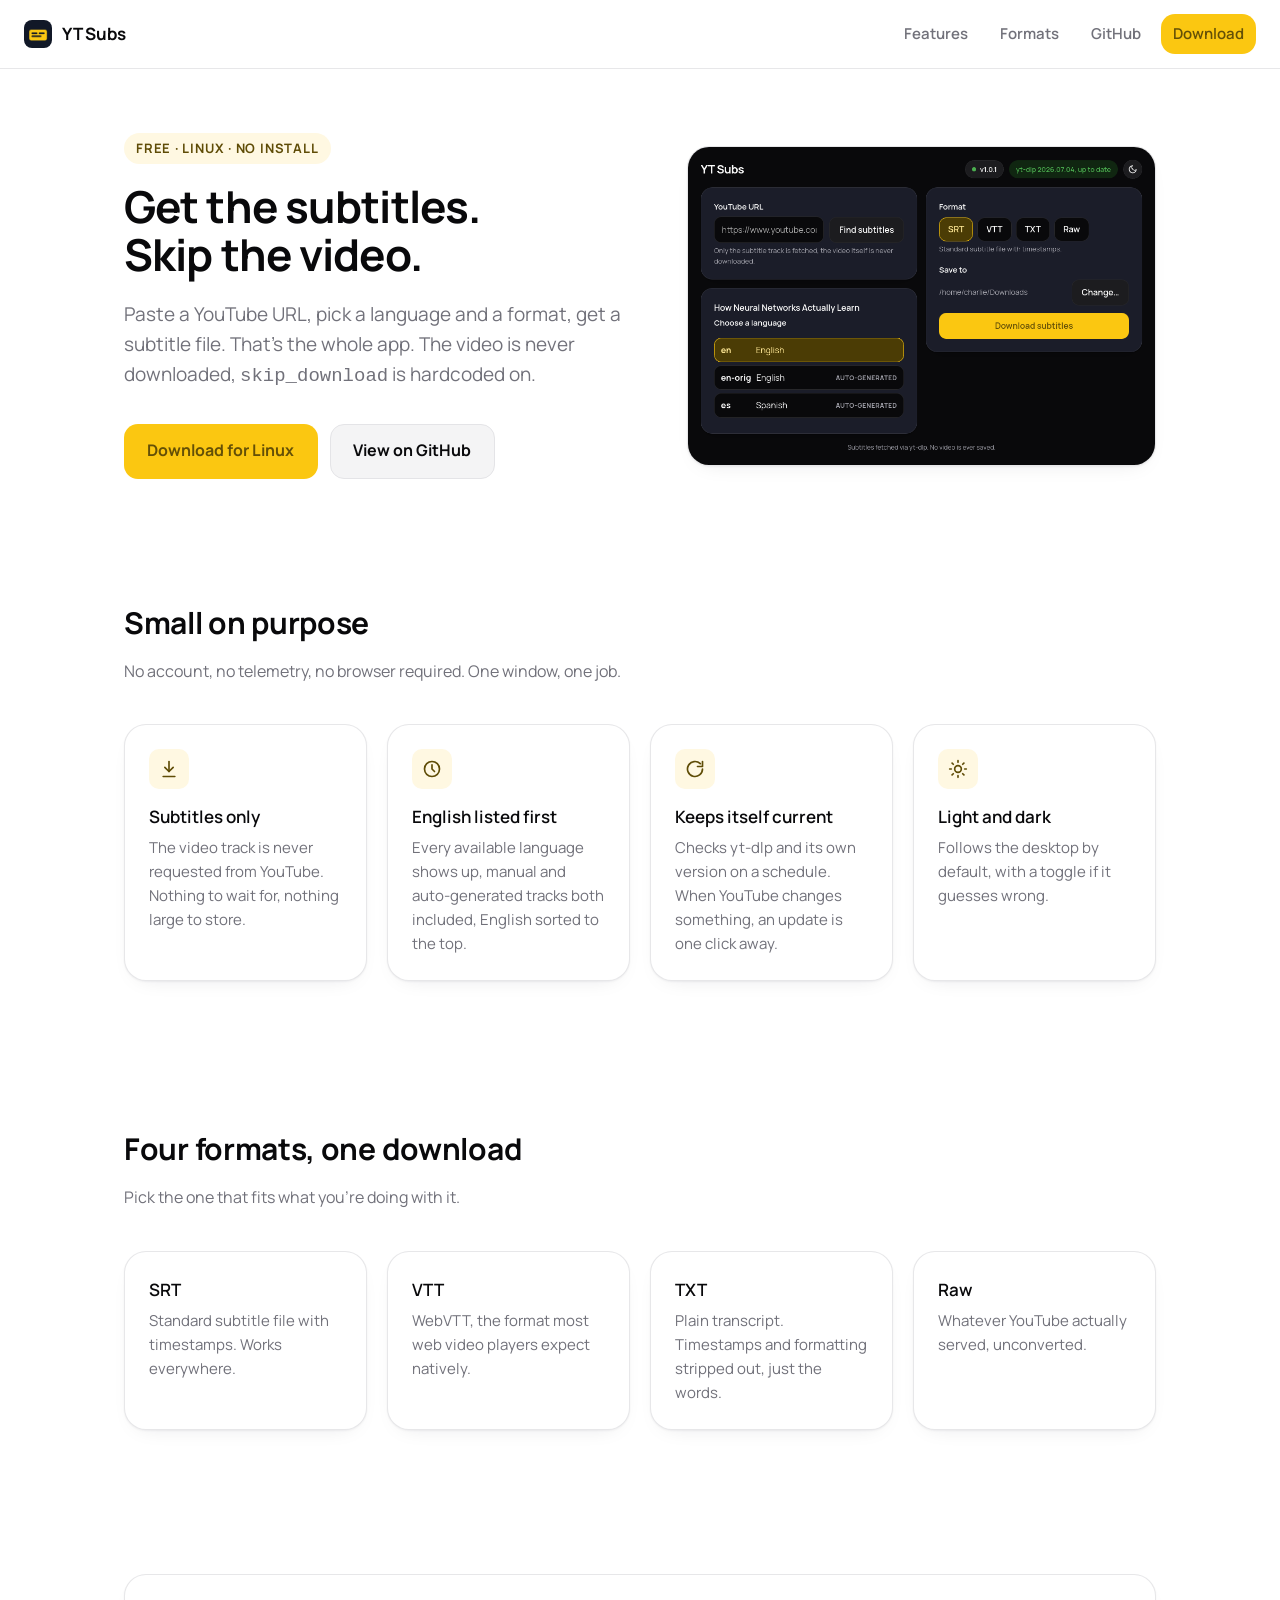
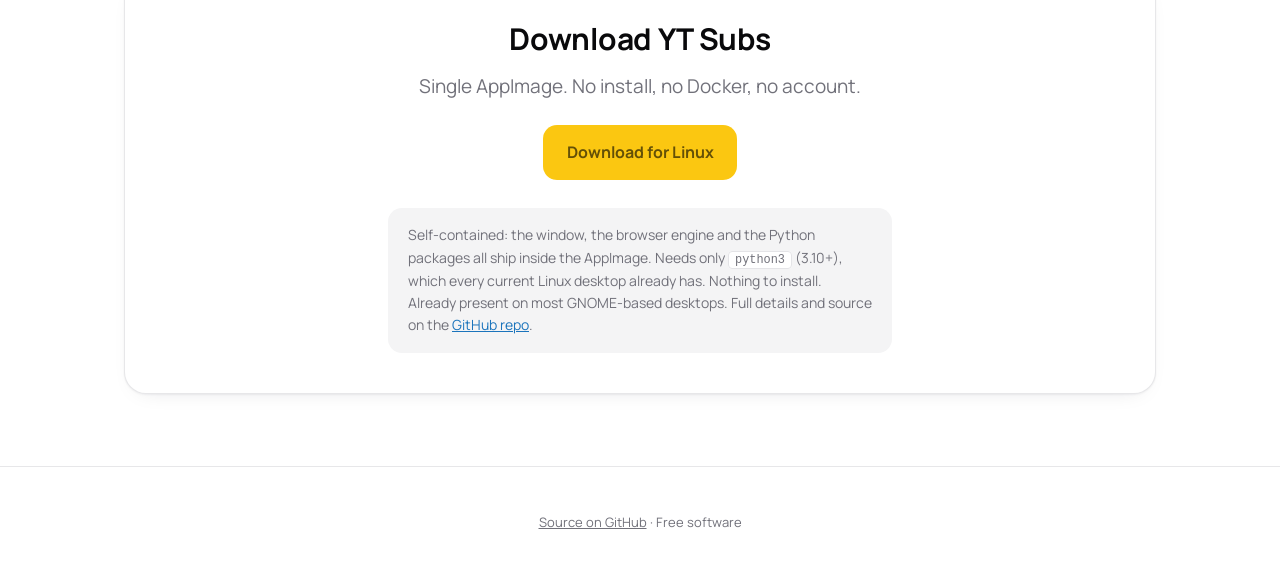
<file: docs/index.html>
<!doctype html>
<html lang="en">
<head>
<meta charset="utf-8" />
<meta name="viewport" content="width=device-width, initial-scale=1" />
<title>YT Subs: download YouTube subtitles, not the video</title>
<meta name="description" content="A tiny Linux desktop app that downloads a YouTube video's subtitles in SRT, VTT, TXT, or Raw format. The video itself is never fetched." />
<link rel="icon" href="images/favicon.png" />
<link rel="stylesheet" href="style.css" />
</head>
<body>

<nav class="site-nav">
  <a class="nav-brand" href="#top">
    <img src="images/favicon.png" alt="" />
    YT Subs
  </a>
  <div class="nav-links">
    <a href="#features" class="nav-label">Features</a>
    <a href="#formats" class="nav-label">Formats</a>
    <a href="https://github.com/lightmorphic/ytsubs" class="nav-label">GitHub</a>
    <a href="#download" class="nav-cta">Download</a>
  </div>
</nav>

<main>

  <section class="hero" id="top">
    <div class="hero-grid">
      <div>
        <span class="eyebrow">Free · Linux · No install</span>
        <h1>Get the subtitles.<br />Skip the video.</h1>
        <p class="lede">
          Paste a YouTube URL, pick a language and a format, get a subtitle
          file. That's the whole app. The video is never downloaded,
          <code>skip_download</code> is hardcoded on.
        </p>
        <div class="cta-row">
          <a class="btn primary" href="https://github.com/lightmorphic/ytsubs/releases/latest/download/ytsubs-x86_64.AppImage">Download for Linux</a>
          <a class="btn secondary" href="https://github.com/lightmorphic/ytsubs">View on GitHub</a>
        </div>
      </div>
      <div class="hero-shot">
        <img src="images/screenshot-dark.png" alt="YT Subs showing a fetched video's language list on the left and format picker with an SRT, VTT, TXT, and Raw choice on the right" width="1760" height="1200" />
      </div>
    </div>
  </section>

  <section id="features">
    <h2>Small on purpose</h2>
    <p class="section-lede">No account, no telemetry, no browser required. One window, one job.</p>
    <div class="feature-grid">
      <div class="feature">
        <div class="icon">
          <svg viewBox="0 0 24 24" fill="none" stroke="currentColor" stroke-width="2" stroke-linecap="round" stroke-linejoin="round"><path d="M12 3v12"/><path d="m7 10 5 5 5-5"/><path d="M5 21h14"/></svg>
        </div>
        <h3>Subtitles only</h3>
        <p>The video track is never requested from YouTube. Nothing to wait for, nothing large to store.</p>
      </div>
      <div class="feature">
        <div class="icon">
          <svg viewBox="0 0 24 24" fill="none" stroke="currentColor" stroke-width="2" stroke-linecap="round" stroke-linejoin="round"><circle cx="12" cy="12" r="9"/><path d="M12 7v5l3 3"/></svg>
        </div>
        <h3>English listed first</h3>
        <p>Every available language shows up, manual and auto-generated tracks both included, English sorted to the top.</p>
      </div>
      <div class="feature">
        <div class="icon">
          <svg viewBox="0 0 24 24" fill="none" stroke="currentColor" stroke-width="2" stroke-linecap="round" stroke-linejoin="round"><path d="M21 12a9 9 0 1 1-2.64-6.36"/><path d="M21 3v6h-6"/></svg>
        </div>
        <h3>Keeps itself current</h3>
        <p>Checks yt-dlp and its own version on a schedule. When YouTube changes something, an update is one click away.</p>
      </div>
      <div class="feature">
        <div class="icon">
          <svg viewBox="0 0 24 24" fill="none" stroke="currentColor" stroke-width="2" stroke-linecap="round" stroke-linejoin="round"><circle cx="12" cy="12" r="4"/><path d="M12 2v2M12 20v2M4.93 4.93l1.41 1.41M17.66 17.66l1.41 1.41M2 12h2M20 12h2M4.93 19.07l1.41-1.41M17.66 6.34l1.41-1.41"/></svg>
        </div>
        <h3>Light and dark</h3>
        <p>Follows the desktop by default, with a toggle if it guesses wrong.</p>
      </div>
    </div>
  </section>

  <section id="formats">
    <h2>Four formats, one download</h2>
    <p class="section-lede">Pick the one that fits what you're doing with it.</p>
    <div class="feature-grid">
      <div class="feature">
        <h3>SRT</h3>
        <p>Standard subtitle file with timestamps. Works everywhere.</p>
      </div>
      <div class="feature">
        <h3>VTT</h3>
        <p>WebVTT, the format most web video players expect natively.</p>
      </div>
      <div class="feature">
        <h3>TXT</h3>
        <p>Plain transcript. Timestamps and formatting stripped out, just the words.</p>
      </div>
      <div class="feature">
        <h3>Raw</h3>
        <p>Whatever YouTube actually served, unconverted.</p>
      </div>
    </div>
  </section>

  <section id="download">
    <div class="download-panel">
      <h2>Download YT Subs</h2>
      <p class="lede" style="margin:0 auto">Single AppImage. No install, no Docker, no account.</p>
      <div class="cta-row" style="justify-content:center; margin-top:24px">
        <a class="btn primary" href="https://github.com/lightmorphic/ytsubs/releases/latest/download/ytsubs-x86_64.AppImage">Download for Linux</a>
      </div>
      <div class="requirements">
        Self-contained: the window, the browser engine and the Python
        packages all ship inside the AppImage. Needs only
        <code>python3</code> (3.10+), which every current Linux desktop
        already has. Nothing to install.
        Already present on most GNOME-based desktops. Full details and
        source on the <a href="https://github.com/lightmorphic/ytsubs">GitHub repo</a>.
      </div>
    </div>
  </section>

</main>

<footer>
  <p><a href="https://github.com/lightmorphic/ytsubs">Source on GitHub</a> · Free software</p>
</footer>

</body>
</html>
</file>
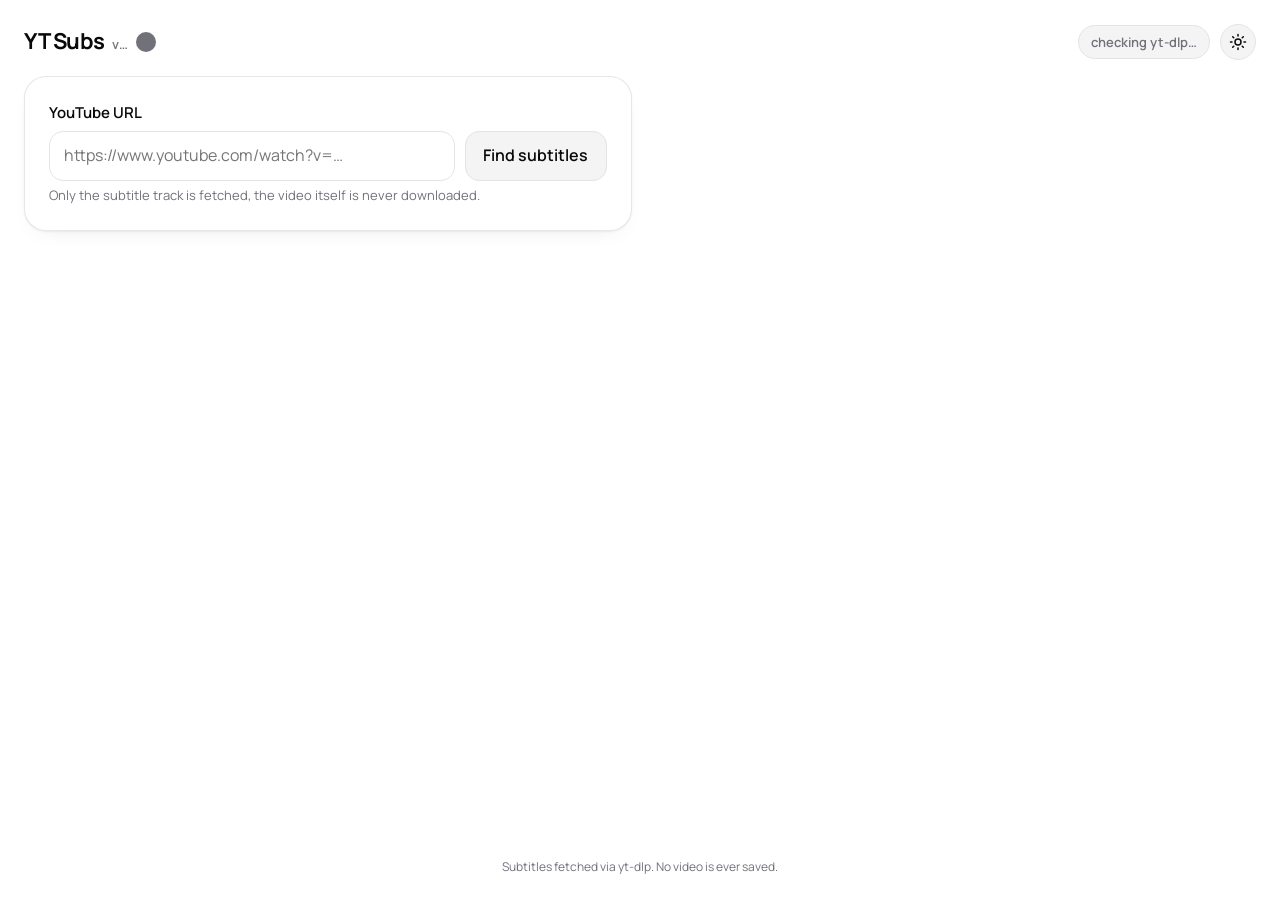
<file: ui/index.html>
<!doctype html>
<html lang="en">
<head>
<meta charset="utf-8" />
<meta name="viewport" content="width=device-width, initial-scale=1" />
<title>YT Subs</title>
<link rel="stylesheet" href="style.css" />
</head>
<body>
  <header>
    <div class="app-title">
      <h1><a id="appLink" class="app-link" href="https://ytsubs.lightmorphic.co.uk" target="_blank" rel="noopener">YT Subs <span id="versionText">v…</span></a></h1>
      <button id="updateDot" class="update-dot" type="button" title="Checking…" aria-label="Update status">
        <svg class="ring" viewBox="0 0 20 20" aria-hidden="true">
          <circle class="ring-track" cx="10" cy="10" r="8"></circle>
          <circle class="ring-progress" cx="10" cy="10" r="8"></circle>
        </svg>
        <svg class="overlay-icon icon-download" viewBox="0 0 24 24" fill="none" stroke="currentColor" stroke-width="3" stroke-linecap="round" stroke-linejoin="round" aria-hidden="true">
          <path d="M12 4v12M6 12l6 6 6-6"></path>
        </svg>
        <svg class="overlay-icon icon-restart" viewBox="0 0 24 24" fill="none" stroke="currentColor" stroke-width="3" stroke-linecap="round" stroke-linejoin="round" aria-hidden="true">
          <path d="M21 12a9 9 0 1 1-2.64-6.36"></path>
          <path d="M21 3v6h-6"></path>
        </svg>
      </button>
    </div>
    <div class="header-right">
      <span id="ytdlpBadge" class="ytdlp-badge">checking yt-dlp…</span>
      <button id="themeToggle" class="theme-toggle" type="button" title="Switch between light and dark" aria-label="Switch between light and dark">
        <svg class="icon-sun" viewBox="0 0 24 24" fill="none" stroke="currentColor" stroke-width="2" stroke-linecap="round" stroke-linejoin="round">
          <circle cx="12" cy="12" r="4"></circle>
          <path d="M12 2v2M12 20v2M4.93 4.93l1.41 1.41M17.66 17.66l1.41 1.41M2 12h2M20 12h2M4.93 19.07l1.41-1.41M17.66 6.34l1.41-1.41"></path>
        </svg>
        <svg class="icon-moon" viewBox="0 0 24 24" fill="none" stroke="currentColor" stroke-width="2" stroke-linecap="round" stroke-linejoin="round">
          <path d="M21 12.79A9 9 0 1 1 11.21 3 7 7 0 0 0 21 12.79z"></path>
        </svg>
      </button>
    </div>
  </header>

  <main class="columns">
    <div class="col">
      <section class="panel">
        <label for="urlInput">YouTube URL</label>
        <div class="row">
          <input id="urlInput" type="text" placeholder="https://www.youtube.com/watch?v=…" autocomplete="off" />
          <button id="fetchBtn" class="secondary" type="button">Find subtitles</button>
        </div>
        <p class="hint">Only the subtitle track is fetched, the video itself is never downloaded.</p>
      </section>

      <section id="resultsPanel" class="panel panel-grow" style="display:none">
        <p id="videoTitle" class="video-title"></p>
        <label>Choose a language</label>
        <div id="langList" class="lang-list"></div>
      </section>
    </div>

    <div class="col">
      <section id="savePanel" class="panel" style="display:none">
        <label>Format</label>
        <div id="formatList" class="format-list">
          <button type="button" class="format-item selected" data-format="srt">SRT</button>
          <button type="button" class="format-item" data-format="vtt">VTT</button>
          <button type="button" class="format-item" data-format="txt">TXT</button>
          <button type="button" class="format-item" data-format="raw">Raw</button>
        </div>
        <p class="hint" id="formatHint">Standard subtitle file with timestamps.</p>

        <label style="margin-top:18px">Save to</label>
        <div class="folder-row">
          <span id="folderPath" class="folder-path"></span>
          <button id="chooseFolderBtn" class="secondary" type="button">Change…</button>
        </div>
        <button id="downloadBtn" class="primary full-width" type="button" disabled style="margin-top:14px">Download subtitles</button>

        <div id="status" class="status"></div>
      </section>
    </div>
  </main>

  <footer>Subtitles fetched via yt-dlp. No video is ever saved.</footer>

  <div id="pasteMenu" class="paste-menu" hidden>
    <button type="button" id="pasteMenuBtn">Paste</button>
  </div>

  <script src="app.js"></script>
</body>
</html>
</file>
<file: docs/style.css>
@font-face {
  font-family: "Manrope";
  src: url("fonts/Manrope-Variable.woff2") format("woff2-variations"), url("fonts/Manrope-Variable.woff2") format("woff2");
  font-weight: 200 800;
  font-style: normal;
  font-display: swap;
}

:root {
  color-scheme: light dark;
  --bg: #ffffff;  --fg: #09090b;
  --panel: #ffffff;  --panel-border: rgba(24, 24, 40, 0.10);
  --border: #e4e4e7;  --muted: #f4f4f5;  --muted-fg: #71717a;
  --shadow-panel: 0 1px 2px rgba(24,24,40,.05), 0 8px 24px -16px rgba(24,24,40,.18);

  --accent: #fbc711;  --accent-hover: #ddaf0f;  --on-accent: #645007;
  --accent-container: #fff8e2;  --on-accent-container: #5f4c06;

  --brand-navy: #111827;
  --link: #1b74bc;
  --success: #38813a;  --success-bg: #f2f9f3;

  --radius: 0.875rem;
  --panel-radius: 1.375rem;
}

@media (prefers-color-scheme: dark) {
  :root {
    --bg: #09090b;  --fg: #fafafa;
    --panel: #1b1d29;  --panel-border: rgba(255,255,255,.09);
    --border: #27272a;  --muted: #1c1c1f;  --muted-fg: #a1a1aa;
    --shadow-panel: 0 1px 2px rgba(0,0,0,.35), 0 8px 24px -16px rgba(0,0,0,.6);
    --accent-container: #4b3c05;  --on-accent-container: #fde694;
    --link: #2295f1;
    --success: #4bae4f;  --success-bg: #102611;
  }
}

* { box-sizing: border-box; }

html { scroll-behavior: smooth; }

body {
  margin: 0;
  background: var(--bg);
  color: var(--fg);
  font-family: "Manrope", sans-serif;
  font-size: 1rem;
  line-height: 1.6;
  -webkit-font-smoothing: antialiased;
}

a { color: var(--link); }

/* Sticky top nav: solid panel, no blur, stays put while the page scrolls */
.site-nav {
  position: sticky;
  top: 0;
  z-index: 50;
  display: flex;
  align-items: center;
  justify-content: space-between;
  gap: 16px;
  padding: 14px 24px;
  background: var(--panel);
  border-bottom: 1px solid var(--panel-border);
}

.nav-brand {
  display: flex;
  align-items: center;
  gap: 10px;
  font-weight: 700;
  font-size: 1.0625rem;
  color: var(--fg);
  text-decoration: none;
}
.nav-brand img { width: 28px; height: 28px; border-radius: 8px; }

.nav-links {
  display: flex;
  align-items: center;
  gap: 8px;
}
.nav-links a {
  font-size: 0.9375rem;
  font-weight: 600;
  color: var(--muted-fg);
  text-decoration: none;
  padding: 8px 12px;
  border-radius: var(--radius);
}
.nav-links a:hover { color: var(--fg); background: var(--muted); }
.nav-links a.nav-cta {
  background: var(--accent);
  color: var(--on-accent);
}
.nav-links a.nav-cta:hover { background: var(--accent-hover); }

main { max-width: 1080px; margin: 0 auto; padding: 0 24px; }

section { padding: 72px 0; }
section.hero { padding-top: 64px; padding-bottom: 48px; }

.hero-grid {
  display: grid;
  grid-template-columns: 1.1fr 1fr;
  gap: 48px;
  align-items: center;
}

h1 {
  font-size: 2.75rem;
  font-weight: 700;
  letter-spacing: -0.02em;
  line-height: 1.1;
  margin: 0 0 20px;
}

.lede {
  font-size: 1.1875rem;
  color: var(--muted-fg);
  max-width: 46ch;
  margin: 0 0 32px;
}

.cta-row { display: flex; gap: 12px; flex-wrap: wrap; }

.btn {
  display: inline-flex;
  align-items: center;
  gap: 8px;
  font: inherit;
  font-weight: 700;
  font-size: 1rem;
  text-decoration: none;
  border-radius: var(--radius);
  padding: 0.85rem 1.4rem;
  border: 1px solid transparent;
}
.btn.primary { background: var(--accent); color: var(--on-accent); }
.btn.primary:hover { background: var(--accent-hover); }
.btn.secondary { background: var(--muted); color: var(--fg); border-color: var(--border); }
.btn.secondary:hover { background: var(--border); }

.hero-shot {
  border-radius: var(--panel-radius);
  overflow: hidden;
  border: 1px solid var(--panel-border);
  box-shadow: var(--shadow-panel);
}
.hero-shot img { display: block; width: 100%; height: auto; }

.eyebrow {
  display: inline-block;
  font-size: 0.8125rem;
  font-weight: 700;
  text-transform: uppercase;
  letter-spacing: 0.06em;
  color: var(--on-accent-container);
  background: var(--accent-container);
  padding: 5px 12px;
  border-radius: 999px;
  margin-bottom: 18px;
}

h2 {
  font-size: 1.875rem;
  font-weight: 700;
  letter-spacing: -0.01em;
  margin: 0 0 12px;
}

.section-lede {
  color: var(--muted-fg);
  max-width: 60ch;
  margin: 0 0 40px;
}

.feature-grid {
  display: grid;
  grid-template-columns: repeat(auto-fit, minmax(240px, 1fr));
  gap: 20px;
}

.feature {
  background: var(--panel);
  border: 1px solid var(--panel-border);
  border-radius: var(--panel-radius);
  box-shadow: var(--shadow-panel);
  padding: 1.5rem;
}
.feature .icon {
  width: 40px;
  height: 40px;
  border-radius: 10px;
  background: var(--accent-container);
  color: var(--on-accent-container);
  display: flex;
  align-items: center;
  justify-content: center;
  margin-bottom: 14px;
}
.feature .icon svg { width: 20px; height: 20px; }
.feature h3 {
  font-size: 1.0625rem;
  font-weight: 600;
  margin: 0 0 6px;
}
.feature p {
  font-size: 0.9375rem;
  color: var(--muted-fg);
  margin: 0;
}

.formats-row {
  display: flex;
  gap: 10px;
  flex-wrap: wrap;
  margin-top: 24px;
}
.format-pill {
  font-weight: 700;
  font-size: 0.875rem;
  padding: 8px 16px;
  border-radius: 999px;
  border: 1px solid var(--border);
  background: var(--panel);
}

.download-panel {
  background: var(--panel);
  border: 1px solid var(--panel-border);
  border-radius: var(--panel-radius);
  box-shadow: var(--shadow-panel);
  padding: 2.5rem;
  text-align: center;
}
.download-panel h2 { margin-bottom: 8px; }
.requirements {
  margin: 28px auto 0;
  max-width: 56ch;
  text-align: left;
  font-size: 0.875rem;
  color: var(--muted-fg);
  background: var(--muted);
  border-radius: var(--radius);
  padding: 1rem 1.25rem;
}
.requirements code {
  background: var(--panel);
  border: 1px solid var(--border);
  border-radius: 4px;
  padding: 1px 6px;
  font-size: 0.85em;
}

footer {
  border-top: 1px solid var(--panel-border);
  padding: 32px 24px;
  text-align: center;
  font-size: 0.8125rem;
  color: var(--muted-fg);
}
footer a { color: var(--muted-fg); }

@media (max-width: 860px) {
  .hero-grid { grid-template-columns: 1fr; }
  .nav-links a.nav-label { display: none; }
  h1 { font-size: 2.1rem; }
}
</file>
<file: ui/style.css>
@font-face {
  font-family: "Manrope";
  src: url("fonts/Manrope-Variable.woff2") format("woff2-variations"), url("fonts/Manrope-Variable.woff2") format("woff2");
  font-weight: 200 800;
  font-style: normal;
  font-display: swap;
}

:root {
  color-scheme: light dark;
  --bg: #ffffff;  --fg: #09090b;
  --panel: #ffffff;  --panel-border: rgba(24, 24, 40, 0.10);
  --border: #e4e4e7;  --muted: #f4f4f5;  --muted-fg: #71717a;
  --shadow-panel: 0 1px 2px rgba(24,24,40,.05), 0 8px 24px -16px rgba(24,24,40,.18);

  --accent: #fbc711;  --accent-hover: #ddaf0f;  --on-accent: #645007;
  --accent-container: #fff8e2;  --on-accent-container: #5f4c06;

  --brand-navy: #111827;
  --link: #1b74bc;
  --danger: #cc372d;   --danger-bg: #fef2f1;
  --success: #38813a;  --success-bg: #f2f9f3;
  --warning: #8f6c03;  --warning-bg: #fffbee;
  --info: #1b74bc;     --info-bg: #f0f8fe;

  --radius: 0.875rem;
  --panel-radius: 1.375rem;
}

@media (prefers-color-scheme: dark) {
  :root {
    --bg: #09090b;  --fg: #fafafa;
    --panel: #1b1d29;  --panel-border: rgba(255,255,255,.09);
    --border: #27272a;  --muted: #1c1c1f;  --muted-fg: #a1a1aa;
    --shadow-panel: 0 1px 2px rgba(0,0,0,.35), 0 8px 24px -16px rgba(0,0,0,.6);
    --accent-container: #4b3c05;  --on-accent-container: #fde694;
    --link: #2295f1;
    --danger: #f34236;   --danger-bg: #350f0c;
    --success: #4bae4f;  --success-bg: #102611;
    --warning: #ffc006;  --warning-bg: #382a01;
    --info: #2295f1;     --info-bg: #072135;
  }
}

/* Explicit choice from the toggle button overrides the desktop setting. */
:root[data-theme="light"] {
  color-scheme: light;
  --bg: #ffffff;  --fg: #09090b;
  --panel: #ffffff;  --panel-border: rgba(24, 24, 40, 0.10);
  --border: #e4e4e7;  --muted: #f4f4f5;  --muted-fg: #71717a;
  --shadow-panel: 0 1px 2px rgba(24,24,40,.05), 0 8px 24px -16px rgba(24,24,40,.18);
  --accent-container: #fff8e2;  --on-accent-container: #5f4c06;
  --link: #1b74bc;
  --danger: #cc372d;   --danger-bg: #fef2f1;
  --success: #38813a;  --success-bg: #f2f9f3;
  --warning: #8f6c03;  --warning-bg: #fffbee;
  --info: #1b74bc;     --info-bg: #f0f8fe;
}

:root[data-theme="dark"] {
  color-scheme: dark;
  --bg: #09090b;  --fg: #fafafa;
  --panel: #1b1d29;  --panel-border: rgba(255,255,255,.09);
  --border: #27272a;  --muted: #1c1c1f;  --muted-fg: #a1a1aa;
  --shadow-panel: 0 1px 2px rgba(0,0,0,.35), 0 8px 24px -16px rgba(0,0,0,.6);
  --accent-container: #4b3c05;  --on-accent-container: #fde694;
  --link: #2295f1;
  --danger: #f34236;   --danger-bg: #350f0c;
  --success: #4bae4f;  --success-bg: #102611;
  --warning: #ffc006;  --warning-bg: #382a01;
  --info: #2295f1;     --info-bg: #072135;
}

* { box-sizing: border-box; }

html, body {
  margin: 0;
  height: 100%;
  background: var(--bg);
  color: var(--fg);
  font-family: "Manrope", sans-serif;
  font-size: 1rem;
  line-height: 1.6;
  -webkit-font-smoothing: antialiased;
}

body {
  display: flex;
  flex-direction: column;
  padding: 24px;
  gap: 16px;
  overflow: hidden;
}

.columns {
  display: flex;
  gap: 16px;
  flex: 1;
  min-height: 0;
}

.col {
  flex: 1;
  min-width: 0;
  min-height: 0;
  display: flex;
  flex-direction: column;
  gap: 16px;
}

.panel-grow {
  flex: 1;
  min-height: 0;
  display: flex;
  flex-direction: column;
}
.panel-grow .lang-list {
  flex: 1;
  min-height: 0;
}

header {
  display: flex;
  align-items: center;
  justify-content: space-between;
  gap: 12px;
}

.header-right {
  display: flex;
  align-items: center;
  gap: 10px;
}

.theme-toggle {
  display: inline-flex;
  align-items: center;
  justify-content: center;
  width: 2.25rem;
  height: 2.25rem;
  padding: 0;
  border-radius: 999px;
  border: 1px solid var(--border);
  background: var(--muted);
  color: var(--fg);
}
.theme-toggle:hover { border-color: var(--accent); }
.theme-toggle svg { width: 18px; height: 18px; }

/* Default (light, or no preference expressed): show the sun. */
.theme-toggle .icon-sun { display: inline; }
.theme-toggle .icon-moon { display: none; }

/* OS prefers dark and no explicit choice made yet: show the moon. */
@media (prefers-color-scheme: dark) {
  :root:not([data-theme]) .theme-toggle .icon-sun { display: none; }
  :root:not([data-theme]) .theme-toggle .icon-moon { display: inline; }
}

/* Explicit choice always wins. */
:root[data-theme="light"] .theme-toggle .icon-sun { display: inline; }
:root[data-theme="light"] .theme-toggle .icon-moon { display: none; }
:root[data-theme="dark"] .theme-toggle .icon-sun { display: none; }
:root[data-theme="dark"] .theme-toggle .icon-moon { display: inline; }

h1 {
  font-size: 1.375rem;
  font-weight: 700;
  letter-spacing: -0.02em;
  margin: 0;
}

.app-title {
  display: flex;
  align-items: center;
  gap: 8px;
}
.app-title h1 { display: inline-flex; }

.app-link {
  color: var(--fg);
  text-decoration: none;
}
.app-link:hover { text-decoration: underline; }
.app-link #versionText {
  font-size: 0.8125rem;
  font-weight: 600;
  color: var(--muted-fg);
  margin-left: 4px;
}

/* The update-status widget: name/version link above is a separate, always
   active click target. This dot is the entire update UI on its own, no
   separate check/download/restart buttons. Colour + overlay icon = state. */
.update-dot {
  position: relative;
  display: inline-flex;
  align-items: center;
  justify-content: center;
  width: 20px;
  height: 20px;
  padding: 0;
  border: none;
  border-radius: 999px;
  background: var(--muted-fg);
  flex-shrink: 0;
  cursor: pointer;
}
.update-dot:disabled { cursor: default; }
.update-dot:focus-visible { outline: 2px solid var(--accent); outline-offset: 2px; }

.update-dot .ring {
  position: absolute;
  inset: 0;
  width: 100%;
  height: 100%;
  display: none;
  transform: rotate(-90deg);
}
.update-dot .ring-track {
  fill: none;
  stroke: var(--border);
  stroke-width: 2;
}
.update-dot .ring-progress {
  fill: none;
  stroke: var(--fg);
  stroke-width: 2;
  stroke-linecap: round;
  /* circumference of r=8: 2 * PI * 8 ≈ 50.27 */
  stroke-dasharray: 50.27;
  stroke-dashoffset: 50.27;
  transition: stroke-dashoffset 0.2s linear;
}

.update-dot .overlay-icon {
  display: none;
  width: 12px;
  height: 12px;
  color: var(--bg);
}

/* State: up to date */
.update-dot.state-up-to-date { background: #4bae4f; }

/* State: update available, click to download */
.update-dot.state-available { background: #ffc006; }
.update-dot.state-available .overlay-icon.icon-download { display: block; }

/* State: downloading, hollow with a progress ring, not clickable */
.update-dot.state-downloading {
  background: transparent;
  border: 2px solid var(--border);
}
.update-dot.state-downloading .ring { display: block; }

/* State: downloaded, ready to restart */
.update-dot.state-ready { background: #4bae4f; }
.update-dot.state-ready .overlay-icon.icon-restart { display: block; }

/* State: can't reach GitHub, not clickable, resolves itself */
.update-dot.state-error { background: #f34236; }

/* Before the first check ever resolves */
.update-dot.state-unknown { background: var(--muted-fg); opacity: 0.5; }

.ytdlp-badge {
  display: inline-flex;
  align-items: center;
  gap: 8px;
  font-size: 0.8125rem;
  font-weight: 600;
  padding: 6px 12px;
  border-radius: 999px;
  border: 1px solid var(--border);
  color: var(--muted-fg);
  background: var(--muted);
}
.ytdlp-badge.ok { color: var(--success); background: var(--success-bg); border-color: transparent; }
.ytdlp-badge.stale { color: var(--warning); background: var(--warning-bg); border-color: transparent; }
.ytdlp-badge.err { color: var(--danger); background: var(--danger-bg); border-color: transparent; }
.ytdlp-badge button {
  font: inherit;
  font-weight: 700;
  color: inherit;
  background: none;
  border: none;
  text-decoration: underline;
  cursor: pointer;
  padding: 0;
}
.ytdlp-badge button:focus-visible { outline: 2px solid var(--accent); outline-offset: 2px; }

.panel {
  background: var(--panel);
  border: 1px solid var(--panel-border);
  border-radius: var(--panel-radius);
  box-shadow: var(--shadow-panel);
  padding: 1.5rem;
}

label {
  display: block;
  font-size: 0.9375rem;
  font-weight: 600;
  margin-bottom: 6px;
}

.hint {
  font-size: 0.8125rem;
  color: var(--muted-fg);
  margin: 4px 0 0;
}

input[type="text"], select {
  display: block;
  width: 100%;
  box-sizing: border-box;
  font: inherit;
  color: var(--fg);
  background: var(--bg);
  border: 1px solid var(--border);
  border-radius: var(--radius);
  padding: 0.7rem 0.85rem;
}
input[type="text"]:focus-visible, select:focus-visible, button:focus-visible {
  outline: 2px solid var(--accent);
  outline-offset: 2px;
}

.row { display: flex; gap: 10px; align-items: flex-end; }
.row input[type="text"] { flex: 1; }
.row button { flex: 0 0 auto; }

button {
  font: inherit;
  font-weight: 600;
  border-radius: var(--radius);
  padding: 0.7rem 1.1rem;
  border: 1px solid transparent;
  cursor: pointer;
}
button.primary {
  background: var(--accent);
  color: var(--on-accent);
}
button.primary:hover { background: var(--accent-hover); }
button.primary:disabled { opacity: 0.55; cursor: not-allowed; }

button.secondary {
  background: var(--muted);
  color: var(--fg);
  border-color: var(--border);
}
button.secondary:hover { background: var(--border); }

.full-width { display: block; width: 100%; }

.lang-list {
  display: flex;
  flex-direction: column;
  gap: 6px;
  margin-top: 10px;
  overflow-y: auto;
}

.lang-item {
  display: flex;
  align-items: center;
  gap: 10px;
  padding: 0.6rem 0.75rem;
  border: 1px solid var(--border);
  border-radius: var(--radius);
  cursor: pointer;
  background: var(--bg);
}
.lang-item:hover { border-color: var(--accent); }
.lang-item.selected {
  border-color: var(--accent);
  background: var(--accent-container);
  color: var(--on-accent-container);
}
.lang-item .code { font-weight: 700; min-width: 3.5rem; }
.lang-item .tag {
  margin-left: auto;
  font-size: 0.75rem;
  font-weight: 700;
  text-transform: uppercase;
  letter-spacing: 0.05em;
  color: var(--muted-fg);
}

.video-title {
  font-weight: 600;
  margin: 0 0 4px;
}

.status {
  font-size: 0.9375rem;
  padding: 0.75rem 1rem;
  border-radius: var(--radius);
  display: none;
  margin-top: 14px;
  word-break: break-word;
}
.status.show { display: block; }
.status.info { background: var(--info-bg); color: var(--info); }
.status.success { background: var(--success-bg); color: var(--success); }
.status.error { background: var(--danger-bg); color: var(--danger); }

.format-list {
  display: flex;
  gap: 8px;
  margin-top: 8px;
  flex-wrap: wrap;
}
.format-item {
  background: var(--bg);
  color: var(--fg);
  border: 1px solid var(--border);
  border-radius: var(--radius);
  padding: 0.55rem 1rem;
  font-weight: 600;
}
.format-item:hover { border-color: var(--accent); }
.format-item.selected {
  border-color: var(--accent);
  background: var(--accent-container);
  color: var(--on-accent-container);
}

.folder-row { display: flex; gap: 10px; align-items: center; }
.folder-path {
  flex: 1;
  font-size: 0.875rem;
  color: var(--muted-fg);
  overflow: hidden;
  text-overflow: ellipsis;
  white-space: nowrap;
}

.paste-menu {
  position: fixed;
  z-index: 100;
  background: var(--panel);
  border: 1px solid var(--panel-border);
  border-radius: var(--radius);
  box-shadow: var(--shadow-panel);
  padding: 4px;
}
.paste-menu[hidden] { display: none; }
.paste-menu button {
  display: block;
  width: 100%;
  text-align: left;
  background: none;
  border: none;
  border-radius: calc(var(--radius) - 4px);
  padding: 0.5rem 1rem;
  font-weight: 500;
}
.paste-menu button:hover { background: var(--muted); }

footer {
  margin-top: auto;
  font-size: 0.75rem;
  color: var(--muted-fg);
  text-align: center;
}
</file>
